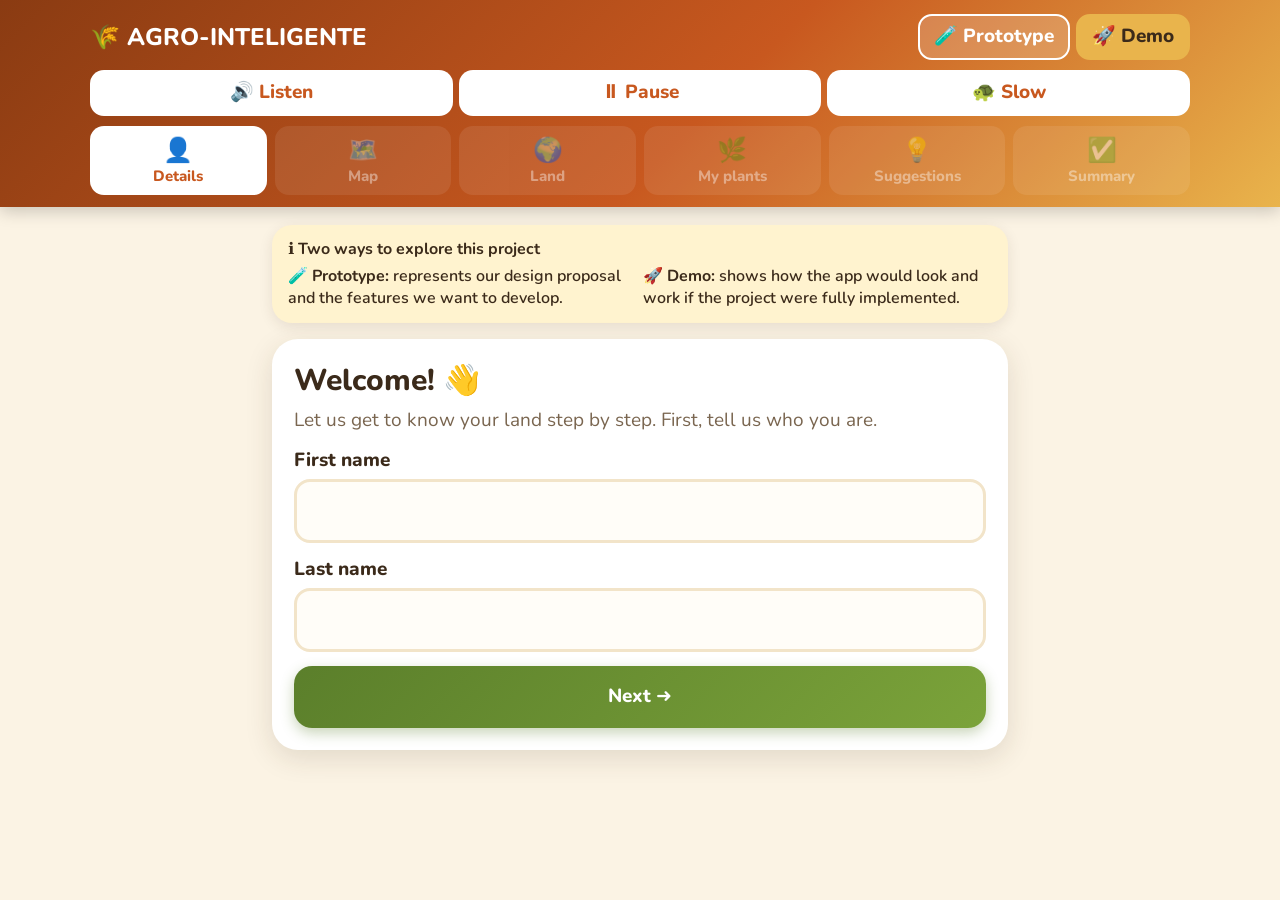
<file: index.html>
<!DOCTYPE html>
<html lang="en">
<head>
<meta charset="utf-8">
<meta name="viewport" content="width=device-width,initial-scale=1">
<title>AGRO-INTELIGENTE</title>
<link rel="stylesheet" href="leaflet/leaflet.css">
<link href="https://fonts.googleapis.com/css2?family=Nunito:wght@500;700;800&display=swap" rel="stylesheet">
<style>
:root{--cream:#fbf3e4;--brown:#3b2a1a;--terra:#c8581f;--wheat:#e9b44c;--olive:#5b7f2b;--sand:#f2e4c9;--mut:#7a6650}
*{box-sizing:border-box}
body{margin:0;font-family:Nunito,system-ui,Arial,sans-serif;background:var(--cream);color:var(--brown);font-size:19px;line-height:1.35}
header{background:linear-gradient(135deg,#8a3b12,var(--terra) 55%,var(--wheat));color:#fff;padding:14px 16px 12px;box-shadow:0 4px 16px #0003}
.top{max-width:1100px;margin:auto;display:flex;align-items:center;gap:10px}
.top b{flex:1;font-size:24px;font-weight:800}
#steps{max-width:1100px;margin:10px auto 0;display:flex;gap:8px;overflow-x:auto}
#steps button{flex:1;min-width:52px;border:0;border-radius:14px;padding:8px 4px;background:#ffffff30;color:#fff;font:inherit;font-weight:800;font-size:15px;cursor:pointer}
#steps button span{display:block;font-size:24px}
#steps button.now{background:#fff;color:var(--terra)}
#steps button.done{background:#ffffff66}
#steps button:disabled{opacity:.45;cursor:default}
main{max-width:760px;margin:18px auto;padding:0 12px 50px}main.wide{max-width:1100px}
.card{background:#fff;border-radius:26px;padding:22px;box-shadow:0 8px 28px #3b2a1a22;margin-bottom:16px}
h1{font-size:30px;margin:0 0 6px;font-weight:800}h2{font-size:22px;margin:0 0 8px}
p{color:var(--mut);margin:0 0 14px}
label.l{display:block;font-weight:800;margin:14px 0 6px}
input[type=text]{width:100%;padding:16px;font:inherit;border:3px solid var(--sand);border-radius:16px;background:#fffdf8}
input[type=text]:focus{outline:0;border-color:var(--wheat)}
.b{font:inherit;font-weight:800;border:0;border-radius:18px;min-height:62px;padding:0 22px;cursor:pointer;display:inline-flex;align-items:center;justify-content:center;gap:8px;transition:transform .1s}
.b:active{transform:scale(.97)}
.big{background:linear-gradient(135deg,var(--olive),#7ba33a);color:#fff;box-shadow:0 5px 14px #5b7f2b55}
.alt{background:var(--sand);color:var(--brown)}.warn{background:#fbe0d3;color:#a63d0e}.pri{background:var(--terra);color:#fff}
.b:disabled{opacity:.4;cursor:not-allowed}
.row{display:flex;gap:12px;margin-top:14px;flex-wrap:wrap}.row .b{flex:1;min-width:140px}
.mapwrap{position:relative;border-radius:24px;overflow:hidden;box-shadow:0 8px 28px #3b2a1a33}
#map{height:68vh;min-height:430px}
.ov{position:absolute;z-index:1000;display:flex;gap:8px}
.ov.s{top:12px;left:12px;right:84px;flex-wrap:wrap}
.ov.s input{flex:1;min-width:150px;box-shadow:0 3px 10px #0004}
.ov .b{min-height:54px;box-shadow:0 3px 10px #0004;background:#fff;color:var(--brown);padding:0 14px}
.ov.z{top:12px;right:12px;flex-direction:column}.ov.z .b{width:56px;padding:0;font-size:28px}
.ov.m{bottom:12px;left:12px;right:12px;flex-wrap:wrap}.ov.m .b{flex:1}
.ov .b.on{background:var(--terra);color:#fff}
.dot{width:24px;height:24px;border-radius:50%;background:#fff;border:5px solid var(--terra);box-shadow:0 2px 6px #0007}
.hint{margin:14px 0;padding:14px 16px;border-radius:18px;background:#fff3cf;font-weight:800}
.msg{min-height:22px;color:#a63d0e;font-weight:700;margin-bottom:6px}
.stats{display:grid;grid-template-columns:repeat(auto-fit,minmax(200px,1fr));gap:12px}
.st{background:#fff;border-radius:20px;padding:14px 16px;box-shadow:0 4px 14px #3b2a1a1a}
.st small{color:var(--mut);font-weight:700}.st div{font-size:24px;font-weight:800}
.g2{display:grid;grid-template-columns:repeat(2,1fr);gap:12px}
.g3{display:grid;grid-template-columns:repeat(auto-fill,minmax(150px,1fr));gap:12px}
.opt{border:4px solid transparent;background:var(--sand);border-radius:22px;padding:16px 10px;text-align:center;font:inherit;font-weight:800;cursor:pointer;color:var(--brown);min-height:120px}
.opt span{display:block;font-size:46px}.opt small{display:block;font-weight:600;color:var(--mut);font-size:15px;margin-top:2px}
.opt.on{border-color:var(--olive);background:#e6f0d0}
.sel{display:flex;align-items:center;gap:14px;margin-top:12px;padding:12px;background:var(--sand);border-radius:20px;flex-wrap:wrap}
.sel img,.sel .e{width:84px;height:84px;border-radius:16px;object-fit:cover;background:#fff;display:grid;place-items:center;font-size:44px}
.sel .t{flex:1;min-width:120px;font-weight:800}
.ph{display:grid;place-items:center;min-height:60px;padding:0 16px;border-radius:16px;background:var(--terra);color:#fff;font-weight:800;cursor:pointer}
.clima{display:flex;gap:10px;flex-wrap:wrap;margin-bottom:14px}
.clima div{flex:1;min-width:140px;background:#fff3cf;border-radius:18px;padding:12px;font-weight:800;text-align:center}
.rec{display:flex;border-radius:26px;overflow:hidden;background:#fff;box-shadow:0 8px 24px #3b2a1a22;margin-bottom:16px}
.rec .im{width:150px;flex:none;display:grid;place-items:center;font-size:76px}
.rec .tx{padding:16px;flex:1}.rec h2{display:flex;justify-content:space-between;gap:8px}
.pct{background:var(--olive);color:#fff;border-radius:99px;padding:2px 12px;font-size:17px;align-self:flex-start}
.pct.mid{background:var(--wheat);color:var(--brown)}.pct.low{background:#c9b8a0}
.rec ul{margin:8px 0 12px;padding:0;list-style:none;font-size:16px}.rec li{margin:4px 0}
.rec .b{min-height:54px;width:100%}
.res{display:flex;justify-content:space-between;align-items:center;gap:8px;margin-bottom:10px}
.res .b{min-height:46px;font-size:16px}
.res img{width:100%;max-width:260px;border-radius:14px;margin:6px 6px 0 0}
@media(max-width:560px){.rec{flex-direction:column}.rec .im{width:100%;height:110px}#steps button{font-size:0}#steps button span{font-size:26px}.g2{grid-template-columns:1fr 1fr}}
.top{flex-wrap:wrap}.vz{display:flex;gap:6px;width:100%;flex-wrap:wrap}
.vz button{border:0;border-radius:14px;min-height:46px;padding:0 14px;font:inherit;font-weight:800;background:#fff;color:var(--terra);cursor:pointer;flex:1}
.fw{display:block;width:100%;height:100%}.fw img{width:100%;height:100%;object-fit:cover;display:block}
.fw .em{display:grid;place-items:center;width:100%;height:100%}
.opt .fw{height:96px;border-radius:16px;overflow:hidden;margin-bottom:8px;background:#fff;font-size:46px}
.rec .im{position:relative;min-height:150px;overflow:hidden}.rec .im .fw{position:absolute;inset:0;font-size:76px}
[hidden]{display:none!important}
.pd{display:flex;gap:6px}.pd button{border:2px solid #fff;border-radius:14px;min-height:46px;padding:0 14px;font:inherit;font-weight:800;background:#ffffff30;color:#fff;cursor:pointer}
.pd #bDemo{background:var(--wheat);border-color:var(--wheat);color:var(--brown)}
.note{background:#fff3cf;border-radius:20px;padding:14px 16px;margin-bottom:16px;font-size:16px;box-shadow:0 4px 14px #3b2a1a1a}
.note div{display:grid;gap:6px;margin-top:6px;font-weight:600}
@media(min-width:700px){.note div{grid-template-columns:1fr 1fr}}
.modal{position:fixed;inset:0;z-index:4000;background:#000a;display:grid;place-items:center;padding:16px}
.mb{background:#fff;border-radius:26px;padding:24px;max-width:560px;width:100%;max-height:90vh;overflow:auto;box-shadow:0 12px 40px #0006}
.mb ul{padding-left:22px;margin:0 0 14px}.mb li{margin:6px 0}
#demoV{position:fixed;inset:0;z-index:5000;background:#06222b;display:flex;flex-direction:column}
.dbar{display:flex;align-items:center;gap:12px;padding:8px 12px;padding-top:max(8px,env(safe-area-inset-top));background:var(--brown);color:#fff;font-weight:800}
#demoV iframe{flex:1;border:0;width:100%}
</style>
</head>
<body>
<header>
  <div class="top"><b>🌾 AGRO-INTELIGENTE</b>
    <div class="pd"><button id="bProto">🧪 Prototype</button><button id="bDemo">🚀 Demo</button></div>
    <div class="vz"><button id="voz">🔊 Listen</button><button id="pau">⏸ Pause</button><button id="vel">🐢 Slow</button></div></div>
  <div id="steps"></div>
</header>
<main id="main">
<div class="note"><b>ℹ️ Two ways to explore this project</b>
<div><span>🧪 <b>Prototype:</b> represents our design proposal and the features we want to develop.</span>
<span>🚀 <b>Demo:</b> shows how the app would look and work if the project were fully implemented.</span></div></div>
<div id="app"></div></main>
<div class="modal" id="mProto" hidden role="dialog" aria-modal="true" aria-labelledby="tProto"><div class="mb">
<h2 id="tProto">🧪 This is a prototype</h2>
<p>This version is our <b>initial proposal</b> for the project. It shows the design and the features we want to develop, such as:</p>
<ul><li>📍 Mark your land on a satellite map (search, GPS and Google Earth import)</li><li>🌍 Describe your soil and your water</li><li>🌿 Register the plants you already grow, with photos</li><li>💡 Get crop suggestions based on climate, season and soil</li><li>✅ Review and edit your information</li></ul>
<p>It is not the finished app: some parts are simplified and everything may change as the project grows. To see how the final app would look and work, press the <b>Demo</b> button.</p>
<button class="b big" id="cProto" style="width:100%">Got it</button></div></div>
<div id="demoV" hidden><div class="dbar"><button class="b alt" id="cDemo" style="min-height:48px">⬅ Back to the prototype</button><span>🚀 Demo · simulated data</span></div><iframe id="demoF" title="Demo" allow="fullscreen"></iframe></div>

<script src="leaflet/leaflet.js"></script>
<script>
const KEY='miTerrenoV2',$=id=>document.getElementById(id),app=$('app'),main=$('main');
const MES=['','January','February','March','April','May','June','July','August','September','October','November','December'];
const STEPS=[['👤','Details'],['🗺️','Map'],['🌍','Land'],['🌿','My plants'],['💡','Suggestions'],['✅','Summary']];
const SUELOS=[['arenoso','Sandy','🏜️','Crumbles and drains water fast'],['barroso','Clay','🧱','Sticky when wet, hard when dry'],
['negro','Black soil','🌑','Loose, dark and fertile'],['pedregoso','Rocky','🪨','Has a lot of stones'],['nose','Not sure','❓','No problem, we can continue']];
// id,nombre,emoji,color,descripción,Tmin,Tmax,lluvia mm/año,meses de siembra (hemisferio sur),suelos
const CROPS=[
['maiz','Corn','🌽','#fde9a8','Cereal used for fresh corn, flour and animal feed.',18,30,500,[9,10,11,12],['negro','barroso']],
['soja','Soybean','🫘','#e3e9b8','Legume that gives oil and food. It improves the soil.',20,30,450,[10,11,12],['negro','barroso']],
['trigo','Wheat','🌾','#f7dd9c','Winter cereal used to make flour and bread.',10,22,350,[5,6,7],['negro','barroso']],
['girasol','Sunflower','🌻','#fbe28a','Gives seeds and oil. It handles drought quite well.',18,28,400,[9,10,11],['negro','arenoso','barroso']],
['tomate','Tomato','🍅','#fbc8b8','Vegetable that yields a lot in little space. Needs water.',18,28,600,[9,10,11],['negro','arenoso']],
['papa','Potato','🥔','#ecd6b0','Grows underground, yields a lot and stores well.',12,20,500,[8,9,10],['negro','arenoso']],
['lechuga','Lettuce','🥬','#d4e8b4','Grows fast and is harvested in a few weeks.',10,20,400,[3,4,5,6,7,8,9],['negro','barroso','arenoso']],
['zanahoria','Carrot','🥕','#fbd2a6','Sweet root. Likes loose soil.',12,22,450,[3,4,5,8,9],['arenoso','negro']],
['cebolla','Onion','🧅','#f1dcc8','Keeps for months after harvest.',10,22,400,[3,4,5,6],['negro','barroso']],
['zapallo','Squash','🎃','#fbd49c','Vining plant with large, long-lasting fruits.',18,30,450,[9,10,11],['negro','arenoso','barroso']],
['olivo','Olive tree','🫒','#d9e0b5','Tree that lives for many years and needs little water.',15,25,250,[3,4,9],['arenoso','barroso','pedregoso']],
['uva','Grapevine','🍇','#e4d0ec','Gives grapes to eat or make wine. Thrives in strong sun.',15,26,250,[8,9],['arenoso','pedregoso','negro']],
['manzana','Apple tree','🍎','#f9cdc6','Fruit tree that needs cool winters.',9,17,600,[8,9],['negro','barroso']],
['alfalfa','Alfalfa','🌿','#cfe6bf','Forage grass for cattle and horses. Lasts for years.',14,26,500,[3,4,9],['negro','barroso','arenoso']]];
const C=Object.fromEntries(CROPS.map(c=>[c[0],c]));
const PL=[...CROPS.map(c=>[c[0],c[1],c[2]]),['otra','Other','✏️']];
const WK={maiz:'Maize',soja:'Soybean',trigo:'Wheat',girasol:'Common_sunflower',tomate:'Tomato',papa:'Potato',lechuga:'Lettuce',zanahoria:'Carrot',cebolla:'Onion',zapallo:'Pumpkin',olivo:'Olive',uva:'Grape',manzana:'Apple',alfalfa:'Alfalfa',s_arenoso:'Sand',s_barroso:'Clay',s_negro:'Chernozem',s_pedregoso:'Gravel'};
let FOTO={};try{FOTO=JSON.parse(localStorage.getItem('fotosWiki'))||{}}catch(e){}
// Foto real: 1) archivo propio en /fotos/ID.jpg  2) foto de Wikipedia  3) ícono
const foto=(id,em)=>`<span class="fw" data-f="${id}" data-e="${em}"><img src="fotos/${id}.jpg" alt="" onerror="fb(this)"></span>`;
function fb(i){const w=i.parentNode,id=w.dataset.f;if(!i.dataset.w&&FOTO[id]){i.dataset.w=1;i.src=FOTO[id]}else w.innerHTML=`<b class="em">${w.dataset.e}</b>`}
function pintarFotos(){document.querySelectorAll('.fw').forEach(w=>{const id=w.dataset.f;if(!w.querySelector('img')&&FOTO[id])w.innerHTML=`<img src="${FOTO[id]}" alt="" data-w="1" onerror="fb(this)">`})}
async function cargarFotos(){const falta=Object.keys(WK).filter(k=>!FOTO[k]);if(!falta.length)return;
  await Promise.all(falta.map(async k=>{try{const j=await(await fetch('https://en.wikipedia.org/api/rest_v1/page/summary/'+WK[k])).json();if(j.thumbnail)FOTO[k]=j.thumbnail.source}catch(e){}}));
  try{localStorage.setItem('fotosWiki',JSON.stringify(FOTO))}catch(e){}pintarFotos()}
function kml(){const p=S.terreno,n=(S.nombre+' '+S.apellido).replace(/[<&]/g,''),c=[...p,p[0]].map(([a,b])=>b+','+a+',0').join(' ');
  return `<?xml version="1.0" encoding="UTF-8"?><kml xmlns="http://www.opengis.net/kml/2.2"><Placemark><name>${n} - field</name><Polygon><outerBoundaryIs><LinearRing><coordinates>${c}</coordinates></LinearRing></outerBoundaryIs></Polygon></Placemark></kml>`}
function bajar(n,t,m){const a=document.createElement('a');a.href=URL.createObjectURL(new Blob([t],{type:m}));a.download=n;a.click()}
let pausado=false,map=null,verTodos=false;
const vacio=()=>({paso:1,max:1,nombre:'',apellido:'',ubicacion:null,terreno:[],suelo:null,agua:null,tienePlantas:null,plantas:[],interes:[],clima:null});
let S=(()=>{try{return{...vacio(),...JSON.parse(localStorage.getItem(KEY))}}catch(e){return vacio()}})();
function save(){try{localStorage.setItem(KEY,JSON.stringify(S))}catch(e){alert('There is not enough space to save more photos on this device.')}}
function ir(n){S.paso=n;S.max=Math.max(S.max,n);save();render()}
function area(p){if(p.length<3)return 0;const R=6378137,l0=p.reduce((a,b)=>a+b[0],0)/p.length*Math.PI/180;
  const q=p.map(([la,ln])=>[ln*Math.PI/180*R*Math.cos(l0),la*Math.PI/180*R]);let s=0;
  for(let i=0;i<q.length;i++){const[a,b]=q[i],[c,d]=q[(i+1)%q.length];s+=a*d-c*b}return Math.abs(s)/20000}
const centro=()=>S.terreno.length?[S.terreno.reduce((a,p)=>a+p[0],0)/S.terreno.length,S.terreno.reduce((a,p)=>a+p[1],0)/S.terreno.length]:S.ubicacion?[S.ubicacion.lat,S.ubicacion.lng]:null;
const coord=()=>{const c=centro();return c?c[0].toFixed(5)+', '+c[1].toFixed(5):'Not marked'};
const ha=()=>{const h=area(S.terreno);return h?h.toFixed(2)+' ha':'—'};
function svgTerreno(){const p=S.terreno;if(p.length<3)return'';
  const la=p.map(x=>x[0]),ln=p.map(x=>x[1]),a=Math.min(...la),n=Math.min(...ln),s=Math.max(Math.max(...la)-a,Math.max(...ln)-n)||1;
  return `<svg viewBox="0 0 200 200" style="width:100%;max-height:200px;background:#f2e4c9;border-radius:16px"><polygon points="${p.map(([x,y])=>`${10+(y-n)/s*180},${190-(x-a)/s*180}`).join(' ')}" fill="#e9b44c88" stroke="#c8581f" stroke-width="3"/></svg>`}
function estacion(){const m=new Date().getMonth()+1,s=S.ubicacion&&S.ubicacion.lat>0?(m+6-1)%12+1:m;
  return s>=9&&s<=11?'spring 🌸':s===12||s<=2?'summer ☀️':s<=5?'autumn 🍂':'winter ❄️'}
async function clima(){const u=S.ubicacion;if(!u)return null;const k=u.lat.toFixed(2)+','+u.lng.toFixed(2);
  if(S.clima&&S.clima.k===k)return S.clima;
  const f=d=>d.toISOString().slice(0,10),fin=new Date(Date.now()-7*864e5),ini=new Date(fin-365*864e5);
  try{const r=await(await fetch(`https://archive-api.open-meteo.com/v1/archive?latitude=${u.lat}&longitude=${u.lng}&start_date=${f(ini)}&end_date=${f(fin)}&daily=temperature_2m_mean,precipitation_sum&timezone=auto`)).json();
    const T=r.daily.temperature_2m_mean.filter(x=>x!=null),P=r.daily.precipitation_sum.map(x=>x||0);
    S.clima={k,t:T.reduce((a,b)=>a+b,0)/T.length,r:P.reduce((a,b)=>a+b,0)*365/P.length};save();return S.clima}catch(e){return null}}
function puntuar(c){const[,,,,,t0,t1,r,ms,su]=c,cl=S.clima,hem=S.ubicacion&&S.ubicacion.lat>0?6:0,mes=new Date().getMonth()+1;
  const meses=ms.map(m=>(m-1+hem)%12+1);let p=0;const mot=[];
  if(cl){const t=cl.t,fr=t<t0?'cold':'hot';
    if(t>=t0&&t<=t1){p+=35;mot.push(['✅',`Your area averages about ${t.toFixed(0)}°C and this plant likes ${t0} to ${t1}°C.`])}
    else if(t>=t0-3&&t<=t1+3){p+=15;mot.push(['⚠️',`Your area (${t.toFixed(0)}°C) is a little ${fr} for this plant.`])}
    else mot.push(['❌',`Your area (${t.toFixed(0)}°C) is too ${fr} for this plant.`]);
    if(cl.r>=r){p+=25;mot.push(['🌧️',`It rains about ${Math.round(cl.r)} mm a year and this plant needs ${r} mm.`])}
    else if(S.agua==='riego'){p+=20;mot.push(['💧',`It rains little (${Math.round(cl.r)} mm a year), but you have water for irrigation.`])}
    else mot.push(['❌',`It rains little (${Math.round(cl.r)} mm a year) and it needs ${r} mm. You would need to irrigate.`])}
  if(meses.includes(mes)){p+=25;mot.push(['📅',`Now (${MES[mes]}) is a good time to plant it.`])}
  else if(meses.includes(mes%12+1)){p+=12;mot.push(['📅','Planting season starts next month.'])}
  else mot.push(['📅',`Plant it in ${meses.map(m=>MES[m]).join(', ')}. It is not the season yet.`]);
  if(!S.suelo||S.suelo==='nose')p+=8;
  else if(su.includes(S.suelo)){p+=15;mot.push(['🌱',`Your soil type (${SUELOS.find(x=>x[0]===S.suelo)[1].toLowerCase()}) suits it well.`])}
  else mot.push(['⚠️','Your soil type is not ideal for this plant.']);
  return{c,pct:Math.round(p/(cl?100:48)*100),mot}}

function render(){
  if(window.speechSynthesis)speechSynthesis.cancel();pausado=false;if($('pau'))$('pau').textContent='⏸ Pause';
  if(map){map.remove();map=null}
  main.className=S.paso===2?'wide':'';
  $('steps').innerHTML=STEPS.map((s,i)=>`<button data-i="${i+1}" class="${S.paso===i+1?'now':i+1<=S.max?'done':''}" ${i+1>S.max&&S.paso<7?'disabled':''}><span>${s[0]}</span>${s[1]}</button>`).join('');
  $('steps').querySelectorAll('button').forEach(b=>b.onclick=()=>ir(+b.dataset.i));
  [null,p1,p2,p3,p4,p5,p6,p7][S.paso]();scrollTo(0,0)}

/* 1. Datos */
function p1(){
  app.innerHTML=`<div class="card"><h1>Welcome! 👋</h1><p>Let us get to know your land step by step. First, tell us who you are.</p>
  <label class="l" for="n">First name</label><input type="text" id="n" value="${S.nombre}" autocomplete="given-name">
  <label class="l" for="a">Last name</label><input type="text" id="a" value="${S.apellido}" autocomplete="family-name">
  <div class="row"><button class="b big" id="sig">Next ➜</button></div></div>`;
  $('sig').onclick=()=>{S.nombre=$('n').value.trim();S.apellido=$('a').value.trim();
    if(!S.nombre||!S.apellido)return alert('Please enter your first and last name');ir(2)}}

/* 2. Mapa */
function p2(){
  let modo='marcar';
  app.innerHTML=`<h1>🗺️ Mark your land</h1><p>Find your place and tap each corner of your land.</p>
  <div class="mapwrap"><div id="map"></div>
   <div class="ov s"><input type="text" id="q" placeholder="Type your town or address"><button class="b" id="bus">🔍 Search</button><button class="b" id="gps">📍 My location</button></div>
   <div class="ov z"><button class="b" id="zi" aria-label="Zoom in">＋</button><button class="b" id="zo" aria-label="Zoom out">－</button></div>
   <div class="ov m"><button class="b" id="mMov">✋ Move map</button><button class="b on" id="mMar">📍 Mark corners</button><button class="b" id="cap">🗺️ View streets</button></div></div>
  <div class="hint" id="hint"></div><div class="msg" id="msg"></div>
  <div class="stats"><div class="st"><small>📐 Area</small><div id="sHa"></div></div><div class="st"><small>📍 Coordinates</small><div id="sCo" style="font-size:19px"></div></div><div class="st"><small>✏️ Corners marked</small><div id="sPu"></div></div></div>
  <div class="row"><button class="b pri" id="ge">🌍 Open in Google Earth</button><label class="b alt" style="cursor:pointer">📂 Import KML from Google Earth<input type="file" id="kml" accept=".kml,application/vnd.google-earth.kml+xml,text/xml" hidden></label></div>
  <div class="row"><button class="b alt" id="und">↩ Undo point</button><button class="b warn" id="clr">🗑 Clear all</button></div>
  <div class="row"><button class="b alt" id="atr">⬅ Back</button><button class="b big" id="sig">✔ Confirm my land</button></div>`;
  const u=S.ubicacion;map=L.map('map',{zoomControl:false}).setView(u?[u.lat,u.lng]:[-34,-64],u?17:5);
  const CAPAS=[L.tileLayer('https://server.arcgisonline.com/ArcGIS/rest/services/World_Imagery/MapServer/tile/{z}/{y}/{x}',{maxZoom:19,attribution:'Imagery © Esri'}),
    L.tileLayer('https://tile.openstreetmap.org/{z}/{x}/{y}.png',{maxZoom:19,attribution:'© OpenStreetMap'})];
  let capa=0,err=0;CAPAS.forEach((l,i)=>l.on('tileerror',()=>{if(i===capa&&++err===4)$('msg').textContent='⚠️ The map is not loading. Check your internet or tap "View streets".'}));
  CAPAS[0].addTo(map);setTimeout(()=>map.invalidateSize(),300);
  $('cap').onclick=()=>{map.removeLayer(CAPAS[capa]);capa=1-capa;err=0;CAPAS[capa].addTo(map);$('msg').textContent='';$('cap').textContent=capa?'🛰️ View satellite':'🗺️ View streets'};
  const g=L.layerGroup().addTo(map);let poly;
  const info=()=>{const n=S.terreno.length;$('sHa').textContent=ha();$('sCo').textContent=coord();$('sPu').textContent=n;$('sig').disabled=n<3;
    $('hint').textContent=!S.ubicacion&&!n?'1️⃣ Type your town and tap Search, or tap "My location".':n<3?`2️⃣ Tap each corner of your land (you have ${n}, you need 3 or more).`:'3️⃣ Great! If the drawing matches your land, tap "Confirm". You can drag the points to fix them.'};
  function dibujar(){g.clearLayers();const p=S.terreno;
    poly=(p.length>=3?L.polygon(p):L.polyline(p)).setStyle({color:'#f5c542',weight:4,fillColor:'#e9b44c',fillOpacity:.35}).addTo(g);
    p.forEach((pt,i)=>{const m=L.marker(pt,{draggable:true,icon:L.divIcon({className:'',html:'<div class="dot"></div>',iconSize:[24,24],iconAnchor:[12,12]})}).addTo(g);
      m.on('drag',e=>{const{lat,lng}=e.target.getLatLng();S.terreno[i]=[lat,lng];poly.setLatLngs(S.terreno);info()});m.on('dragend',save)});info();save()}
  const irA=(la,ln)=>{S.ubicacion={lat:la,lng:ln};save();map.setView([la,ln],17);$('msg').textContent='';info()};
  map.on('click',e=>{if(modo==='marcar'){S.terreno.push([e.latlng.lat,e.latlng.lng]);dibujar()}});
  const setModo=m=>{modo=m;$('mMar').classList.toggle('on',m==='marcar');$('mMov').classList.toggle('on',m==='mover')};
  $('mMov').onclick=()=>setModo('mover');$('mMar').onclick=()=>setModo('marcar');
  $('zi').onclick=()=>map.zoomIn();$('zo').onclick=()=>map.zoomOut();
  $('gps').onclick=()=>{const m=$('msg');
    if(!navigator.geolocation){m.textContent='This browser does not allow GPS. Type your town above.';return}
    if(!window.isSecureContext){m.textContent='⚠️ The browser blocks GPS because the page was opened as a file. Open it with localhost or https, or type your town.';return}
    m.textContent='Finding your location… this may take a few seconds.';
    navigator.geolocation.getCurrentPosition(p=>irA(p.coords.latitude,p.coords.longitude),e=>{
      m.textContent=e.code===1?'🔒 Permission needed. Tap the lock next to the address and allow "Location".':e.code===3?'It took too long. Turn on the GPS on your phone and try again.':'We could not find where you are. Type your town above.'},
      {timeout:20000,maximumAge:60000})};
  $('bus').onclick=async()=>{const q=$('q').value.trim();if(!q)return;$('msg').textContent='Searching…';
    try{const r=await(await fetch('https://nominatim.openstreetmap.org/search?format=json&q='+encodeURIComponent(q))).json();
      r[0]?irA(+r[0].lat,+r[0].lon):$('msg').textContent='We could not find that place. Try another name.'}catch(e){$('msg').textContent='No connection. Check your internet.'}};
  $('q').onkeydown=e=>{if(e.key==='Enter')$('bus').click()};
  $('und').onclick=()=>{S.terreno.pop();dibujar()};
  $('clr').onclick=()=>{if(S.terreno.length&&confirm('Clear all points?')){S.terreno=[];dibujar()}};
  $('atr').onclick=()=>ir(1);
  $('sig').onclick=()=>{const c=centro();S.ubicacion={lat:c[0],lng:c[1]};S.clima=null;ir(3)};
  $('ge').onclick=()=>{const c=centro();if(!c)return alert('First find your place on the map');window.open(`https://earth.google.com/web/@${c[0]},${c[1]},0a,900d,35y,0h,0t,0r`,'_blank')};
  $('kml').onchange=async e=>{const f=e.target.files[0];if(!f)return;
    try{const d=new DOMParser().parseFromString(await f.text(),'text/xml'),t=[...d.getElementsByTagName('coordinates')].map(x=>x.textContent.trim()).find(x=>x);
      let q=t.split(/\s+/).map(x=>x.split(',').map(Number)).filter(a=>a.length>=2&&!isNaN(a[0])&&!isNaN(a[1])).map(a=>[a[1],a[0]]);
      if(q.length>3&&q[0][0]===q[q.length-1][0]&&q[0][1]===q[q.length-1][1])q.pop();
      if(q.length<3)throw 0;S.terreno=q;S.ubicacion={lat:q[0][0],lng:q[0][1]};dibujar();map.fitBounds(L.latLngBounds(q),{padding:[40,40]});$('msg').textContent='✅ Land imported from Google Earth'}
    catch(x){$('msg').textContent='We could not read that file. In Google Earth, save your polygon as KML (not KMZ).'}e.target.value=''};
  dibujar();if(S.terreno.length>=3)map.fitBounds(L.latLngBounds(S.terreno),{padding:[40,40]})}

/* 3. Terreno */
function p3(){
  app.innerHTML=`<div class="card"><h1>🌍 Your land</h1><p>Tell us what it is like. Tap the option that fits best.</p>
  <h2>What is your soil like?</h2><div class="g3">${SUELOS.map(s=>`<button class="opt ${S.suelo===s[0]?'on':''}" data-s="${s[0]}">${s[0]==='nose'?`<span>${s[2]}</span>`:foto('s_'+s[0],s[2])}${s[1]}<small>${s[3]}</small></button>`).join('')}</div>
  <h2 style="margin-top:22px">Do you have water for irrigation?</h2><div class="g2">
  <button class="opt ${S.agua==='riego'?'on':''}" data-a="riego"><span>💧</span>Yes, I have water<small>Well, canal, river or tank</small></button>
  <button class="opt ${S.agua==='lluvia'?'on':''}" data-a="lluvia"><span>🌧️</span>No, rain only<small>I depend on rainfall</small></button></div>
  <div class="row"><button class="b alt" id="atr">⬅ Back</button><button class="b big" id="sig" ${S.suelo&&S.agua?'':'disabled'}>Next ➜</button></div></div>`;
  app.querySelectorAll('[data-s]').forEach(b=>b.onclick=()=>{S.suelo=b.dataset.s;save();render()});
  app.querySelectorAll('[data-a]').forEach(b=>b.onclick=()=>{S.agua=b.dataset.a;save();render()});
  $('atr').onclick=()=>ir(2);$('sig').onclick=()=>ir(4)}

/* 4. Mis plantas */
function comprimir(f){return new Promise(res=>{const im=new Image(),r=new FileReader();
  r.onload=()=>{im.onload=()=>{const k=Math.min(1,640/Math.max(im.width,im.height)),cv=document.createElement('canvas');
    cv.width=im.width*k;cv.height=im.height*k;cv.getContext('2d').drawImage(im,0,0,cv.width,cv.height);res(cv.toDataURL('image/jpeg',.7))};im.src=r.result};r.readAsDataURL(f)})}
function p4(){
  const sel=id=>S.plantas.find(x=>x.id===id);
  let h=`<div class="card"><h1>🌿 Do you already have plants?</h1><p>Choose an option.</p>
  <div class="g2"><button class="opt ${S.tienePlantas===true?'on':''}" id="si" style="min-height:90px"><span>✅</span>Yes, I do</button><button class="opt ${S.tienePlantas===false?'on':''}" id="no" style="min-height:90px"><span>❌</span>No, not yet</button></div>`;
  if(S.tienePlantas){
    h+=`<h2 style="margin-top:20px">Tap the ones you have:</h2><div class="g3">${PL.map(([id,n,e])=>`<button class="opt ${sel(id)?'on':''}" data-id="${id}">${id==='otra'?`<span>${e}</span>`:foto(id,e)}${n}</button>`).join('')}</div>`;
    if(S.plantas.length)h+=`<h2 style="margin-top:20px">Take a photo of each 📷</h2>`;
    h+=S.plantas.map((p,i)=>{const e=PL.find(x=>x[0]===p.id)[2];
      return `<div class="sel">${p.foto?`<img src="${p.foto}" alt="">`:`<div class="e">${e}</div>`}
      <div class="t">${p.id==='otra'?`<input type="text" data-i="${i}" placeholder="What plant is it?" value="${p.nombre==='Other'?'':p.nombre}">`:p.nombre}</div>
      <label class="ph">📷 ${p.foto?'Change photo':'Take photo'}<input type="file" accept="image/*" capture="environment" hidden data-f="${i}"></label></div>`}).join('')}
  h+=`<div class="row"><button class="b alt" id="atr">⬅ Back</button><button class="b big" id="sig" ${S.tienePlantas===null?'disabled':''}>Next ➜</button></div></div>`;
  app.innerHTML=h;
  $('si').onclick=()=>{S.tienePlantas=true;save();render()};
  $('no').onclick=()=>{S.tienePlantas=false;S.plantas=[];save();render()};
  app.querySelectorAll('[data-id]').forEach(b=>b.onclick=()=>{const id=b.dataset.id;
    S.plantas=sel(id)?S.plantas.filter(p=>p.id!==id):[...S.plantas,{id,nombre:PL.find(p=>p[0]===id)[1],foto:null}];save();render()});
  app.querySelectorAll('[data-i]').forEach(i=>i.oninput=()=>{S.plantas[i.dataset.i].nombre=i.value||'Other';save()});
  app.querySelectorAll('[data-f]').forEach(i=>i.onchange=async()=>{if(!i.files[0])return;S.plantas[i.dataset.f].foto=await comprimir(i.files[0]);save();render()});
  $('atr').onclick=()=>ir(3);$('sig').onclick=()=>ir(5)}

/* 5. Sugerencias */
async function p5(){
  app.innerHTML=`<div class="card"><h1>💡 What should you plant?</h1><p>We are checking the weather in your area… ⏳</p></div>`;
  const cl=await clima();if(S.paso!==5)return;
  const lista=CROPS.map(puntuar).sort((a,b)=>b.pct-a.pct),ver=verTodos?lista:lista.slice(0,5);
  app.innerHTML=`<h1>💡 What should you plant?</h1><p>Based on your area, the time of year and your land. The percentages show how well each plant fits.</p>
  <div class="clima"><div>📅 ${MES[new Date().getMonth()+1]}<br>${estacion()}</div>${cl?`<div>🌡️ ${cl.t.toFixed(0)}°C<br>yearly average</div><div>🌧️ ${Math.round(cl.r)} mm<br>of rain a year</div>`:`<div style="flex:3">⚠️ We could not check the weather (no internet?). We only used the season and the soil.</div>`}
  <div>🌍 ${S.suelo?SUELOS.find(s=>s[0]===S.suelo)[1]:''}<br>${S.agua==='riego'?'with irrigation':'rain only'}</div></div>
  ${ver.map(({c,pct,mot})=>`<div class="rec"><div class="im" style="background:${c[3]}">${foto(c[0],c[2])}</div><div class="tx">
   <h2>${c[1]}<span class="pct ${pct<50?'low':pct<75?'mid':''}">${pct}%</span></h2><p style="margin:0">${c[4]}</p>
   <ul>${mot.map(m=>`<li>${m[0]} ${m[1]}</li>`).join('')}</ul>
   <button class="b ${S.interes.includes(c[0])?'big':'alt'}" data-i="${c[0]}">${S.interes.includes(c[0])?'⭐ Interested (tap to remove)':'☆ Interested'}</button></div></div>`).join('')}
  <button class="b alt" id="mas" style="width:100%">${verTodos?'Show less ▲':'Show all plants ▼'}</button>
  <div class="row"><button class="b alt" id="atr">⬅ Back</button><button class="b big" id="sig">View summary ➜</button></div>`;
  app.querySelectorAll('[data-i]').forEach(b=>b.onclick=()=>{const i=b.dataset.i;S.interes=S.interes.includes(i)?S.interes.filter(x=>x!==i):[...S.interes,i];save();const y=scrollY;render();scrollTo(0,y)});
  $('mas').onclick=()=>{verTodos=!verTodos;render()};$('atr').onclick=()=>ir(4);$('sig').onclick=()=>ir(6)}

/* 6. Resumen */
function p6(){
  const suelo=S.suelo&&SUELOS.find(s=>s[0]===S.suelo),ed=n=>`<button class="b alt" data-e="${n}">✏️ Edit</button>`;
  app.innerHTML=`<h1>✅ Review your information</h1><p>If something is wrong, tap <b>Edit</b>. You will not lose anything you entered.</p>
  <div class="card"><div class="res"><h2>👤 ${S.nombre} ${S.apellido}</h2>${ed(1)}</div></div>
  <div class="card"><div class="res"><h2>🗺️ Your land</h2>${ed(2)}</div>
   <div class="stats" style="margin-bottom:12px"><div class="st"><small>📐 Area</small><div>${ha()}</div></div><div class="st"><small>📍 Coordinates</small><div style="font-size:19px">${coord()}</div></div></div>${svgTerreno()}</div>
  <div class="card"><div class="res"><h2>🌍 Soil and water</h2>${ed(3)}</div><b>${suelo?suelo[2]+' '+suelo[1]:'—'}</b> · <b>${S.agua==='riego'?'💧 With water for irrigation':'🌧️ Rain only'}</b></div>
  <div class="card"><div class="res"><h2>🌿 Plants you have</h2>${ed(4)}</div>${S.plantas.length?S.plantas.map(x=>`<div><b>${x.nombre}</b><br>${x.foto?`<img src="${x.foto}" alt="${x.nombre}">`:''}</div>`).join(''):'None for now'}</div>
  <div class="card"><div class="res"><h2>⭐ Plants you are interested in</h2>${ed(5)}</div>${S.interes.length?S.interes.map(i=>C[i][2]+' '+C[i][1]).join(' · '):'None selected'}</div>
  <div class="row"><button class="b alt" id="atr">⬅ Back</button><button class="b big" id="fin">✔ Everything is correct, finish</button></div>`;
  app.querySelectorAll('[data-e]').forEach(b=>b.onclick=()=>ir(+b.dataset.e));
  $('atr').onclick=()=>ir(5);$('fin').onclick=()=>ir(7)}

/* 7. Final */
function p7(){
  app.innerHTML=`<div class="card" style="text-align:center"><div style="font-size:70px">🎉</div><h1>Thank you, ${S.nombre}!</h1>
  <p>We saved your land of <b>${ha()}</b> and your plants.</p>${svgTerreno()}
  <div class="row"><button class="b pri" id="ke">🌍 View my land in Google Earth (KML)</button></div>
  <div class="row"><button class="b alt" id="ed">✏️ Edit again</button><button class="b warn" id="rst">Start over</button></div></div>`;
  $('ke').onclick=()=>bajar('my-field.kml',kml(),'application/vnd.google-earth.kml+xml');
  $('ed').onclick=()=>ir(6);$('rst').onclick=()=>{if(confirm('Delete everything and start over?')){S=vacio();save();render()}}}

const VELS=[['🐢 Slow',.7],['🐌 Very slow',.5],['🐇 Normal',.95]];let vi=0;
$('voz').onclick=()=>{if(!window.speechSynthesis)return alert('Your browser cannot read aloud');speechSynthesis.cancel();pausado=false;$('pau').textContent='⏸ Pause';
  const t=app.innerText.replace(/\p{Extended_Pictographic}|\uFE0F/gu,'').replace(/\s*\n\s*/g,'. '),u=new SpeechSynthesisUtterance(t);u.lang='en-US';u.rate=VELS[vi][1];speechSynthesis.speak(u)};
$('pau').onclick=()=>{if(!window.speechSynthesis||(!speechSynthesis.speaking&&!pausado))return;
  if(pausado){speechSynthesis.resume();pausado=false;$('pau').textContent='⏸ Pause'}else{speechSynthesis.pause();pausado=true;$('pau').textContent='▶ Resume'}};
$('vel').onclick=()=>{vi=(vi+1)%VELS.length;$('vel').textContent=VELS[vi][0]};
const mP=$('mProto'),dV=$('demoV'),dF=$('demoF'),stopV=()=>{if(window.speechSynthesis)speechSynthesis.cancel()};
const closeP=()=>{mP.hidden=true},closeD=()=>{dV.hidden=true;document.body.style.overflow=''};
$('bProto').onclick=()=>{stopV();mP.hidden=false;$('cProto').focus()};
$('cProto').onclick=closeP;mP.onclick=e=>{if(e.target===mP)closeP()};
$('bDemo').onclick=()=>{stopV();if(!dF.getAttribute('src'))dF.src='demo/index.html';dV.hidden=false;document.body.style.overflow='hidden';$('cDemo').focus()};
$('cDemo').onclick=closeD;
document.addEventListener('keydown',e=>{if(e.key==='Escape'){closeP();closeD()}});
render();cargarFotos();
</script>
</body>
</html>
</file>
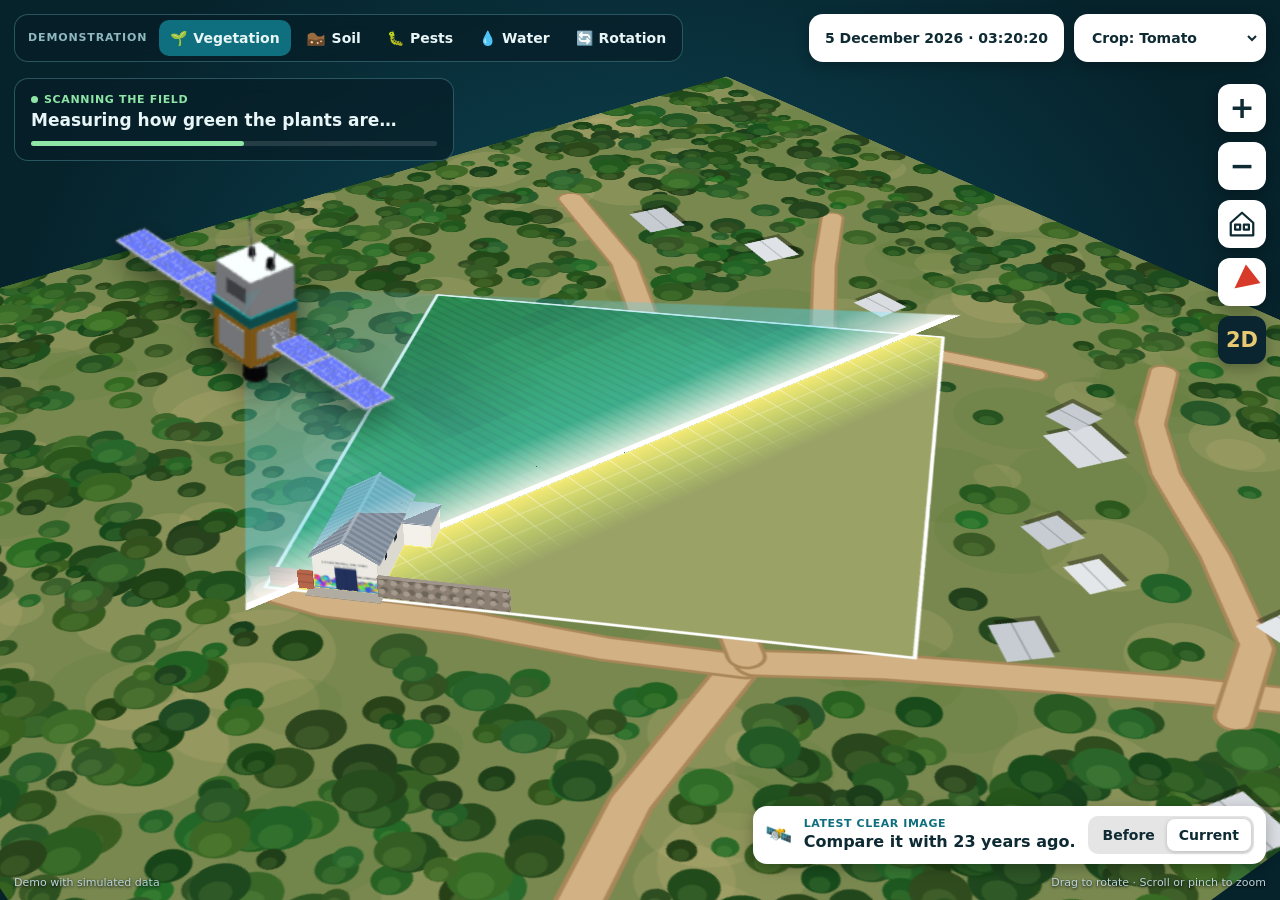
<file: demo/index.html>
<!DOCTYPE html>
<html lang="en"><head><meta charset="utf-8">
<meta name="viewport" content="width=device-width, initial-scale=1, viewport-fit=cover">
<title>My field from space · 3D demo</title>
<link rel="stylesheet" href="style.css"></head><body>
<div id="app">
<div id="scene"><div id="world">
<canvas id="terrain" width="1400" height="1400"></canvas>
<svg id="field" viewBox="0 0 900 900" width="900" height="900">
<defs>
<clipPath id="fc"><polygon points="468,124 124,432 432,776 776,468"/></clipPath>
<linearGradient id="gN" x1="0" y1="0" x2="1" y2="1"><stop offset="0" stop-color="#46a62e"/><stop offset="1" stop-color="#1f7a24"/></linearGradient>
<linearGradient id="gH" x1="0" y1="0" x2="1" y2="1"><stop offset="0" stop-color="#2f8cc4"/><stop offset="1" stop-color="#17527f"/></linearGradient>
<linearGradient id="gT" x1="0" y1="0" x2="1" y2="1"><stop offset="0" stop-color="#e09a35"/><stop offset="1" stop-color="#b23d1f"/></linearGradient>
<linearGradient id="gP" x1="0" y1="0" x2="1" y2="1"><stop offset="0" stop-color="#9a7c4a"/><stop offset="1" stop-color="#72593a"/></linearGradient>
<clipPath id="rc"><rect id="rr" x="900" y="0" width="0" height="900"/></clipPath><linearGradient id="sb"><stop offset="0" stop-color="#d6ff6a" stop-opacity="0"/><stop offset="1" stop-color="#fff176" stop-opacity=".9"/></linearGradient><pattern id="gr" width="20" height="20" patternUnits="userSpaceOnUse"><path d="M0 0H20V20" fill="none" stroke="#fff" stroke-width="1.4" stroke-opacity=".7"/></pattern><linearGradient id="bmg"><stop offset="0" stop-color="#000"/><stop offset="1" stop-color="#fff"/></linearGradient><mask id="bm"><rect x="-80" y="100" width="80" height="700" fill="url(#bmg)"/></mask>
<pattern id="st" width="9" height="9" patternUnits="userSpaceOnUse" patternTransform="rotate(-8)"><rect width="9" height="3" fill="#00000020"/></pattern>
</defs>
<polygon id="fp" clip-path="url(#rc)" points="468,124 124,432 432,776 776,468" fill="url(#gN)"/>
<g clip-path="url(#fc)">
<g clip-path="url(#rc)"><g id="deco"></g><polygon points="110,110 800,110 800,790 110,790" fill="url(#st)"/></g>
<g id="zones"></g>
<g id="cont"><path d="M250 350C330 320 380 400 450 360S560 320 670 350"/><path d="M250 450C330 430 400 510 480 460S610 440 730 480"/><path d="M280 590C370 570 440 630 520 590S650 570 730 590"/></g>
<g id="band"><rect x="-80" y="100" width="80" height="700" fill="url(#sb)"/><rect x="-80" y="100" width="80" height="700" fill="url(#gr)" mask="url(#bm)"/></g>
</g>
<polygon points="468,124 124,432 432,776 776,468" fill="none" stroke="#fff" stroke-width="3" stroke-linejoin="round"/>
</svg>
<div id="bld"></div>
<div id="beam"></div>
<div id="sat"><canvas id="satc" width="280" height="280"></canvas></div>
</div></div>

<nav class="ui tabs glass" id="tabs"></nav>
<div class="ui pills">
<div class="pill" id="clock"><span id="clk"></span></div>
<label class="pill"><select id="crop" aria-label="Current crop"><option value="tomate">Crop: Tomato</option><option value="lechuga">Crop: Lettuce</option><option value="zapallo">Crop: Squash</option><option value="frutilla">Crop: Strawberry</option><option value="naranja">Crop: Orange</option><option value="melon">Crop: Melon</option><option value="sandia">Crop: Watermelon</option><option value="ciruela">Crop: Plum</option></select></label>
</div>
<div class="ui ctrl">
<button class="zm" id="zi" data-tip="Zoom in" aria-label="Zoom in">+</button><button class="zm" id="zo" data-tip="Zoom out" aria-label="Zoom out">−</button>
<button id="loc" data-tip="View back" aria-label="View front or back"><svg class="ifr" viewBox="0 0 24 24" width="30" height="30" fill="none" stroke="currentColor" stroke-width="1.8" stroke-linejoin="round"><path d="M3 11L12 3l9 8v10H3z"/><rect x="9.5" y="13" width="5" height="8" fill="currentColor"/></svg><svg class="ibk" viewBox="0 0 24 24" width="30" height="30" fill="none" stroke="currentColor" stroke-width="1.8" stroke-linejoin="round"><path d="M3 11L12 3l9 8v10H3z"/><rect x="6.5" y="12.5" width="4" height="4"/><rect x="13.5" y="12.5" width="4" height="4"/></svg></button>
<button id="cmpb" data-tip="North up" aria-label="North up"><span id="cmp">▲</span></button>
<button class="m2" id="m2" data-tip="2D view">2D</button>
</div>

<section class="ui left" id="left">
<div class="glass card" id="c1"><div id="c1b"></div></div>
<div class="glass card" id="c2">
<div id="wat"><div class="nw"><svg viewBox="0 0 64 64" width="56" height="56"><path d="M10 26h30a4 4 0 0 1 4 4v18a6 6 0 0 1-6 6H16a6 6 0 0 1-6-6z" fill="#3b8cf0"/><path d="M44 34l14-14" stroke="#3b8cf0" stroke-width="5" stroke-linecap="round"/><path d="M16 26c0-8 6-12 12-12s12 4 12 12" fill="none" stroke="#3b8cf0" stroke-width="4"/></svg>
<div><small id="wl"></small><div class="big" id="wm"></div><div style="color:var(--mut)" id="ws"></div></div></div>
<div id="wn"></div><div class="wk" id="wk"></div></div>
<div id="ndw" hidden><div class="hh"><div class="lab" style="color:var(--amb)">MOVE THE NDVI AND SEE HOW THE PLOT CHANGES</div><span class="inf" tabindex="0" role="button" aria-label="Clarification about this slider">!<span class="tt">This slider is only for the demo simulation: it lets you see how the plot changes with different NDVI values. In the final version it will not be interactive: it will be a reference for the NDVI measured by the satellite.</span></span></div><input type="range" id="nd" min="0" max="1" step="0.01" value="0.85" style="width:100%;margin-top:8px"><div class="sc"></div><div class="sl"><span>0 wilted</span><span>0.5</span><span>1 fully green</span></div></div>
<div id="hmw" hidden><div class="hh"><div class="lab" style="color:var(--amb)">CHANGE THE SOIL MOISTURE (SIMULATION)</div><span class="inf" tabindex="0" role="button" aria-label="Clarification about this slider">!<span class="tt">This slider is only for the demo simulation: it lets you change the soil moisture to see how the color of the zones and the irrigation plan change. In the final version it will not be movable: it will show the moisture measured by the satellite.</span></span></div><input type="range" id="hm" min="0" max="100" step="1" value="41" style="width:100%;margin-top:8px"><div class="sc sh"></div><div class="sl"><span>0% dry</span><span>50%</span><span>100% saturated</span></div></div>
<div id="tip" hidden><div class="lab" id="tipl" style="color:var(--amb)">WHAT TO LOOK FOR IN THE FIELD</div><div style="margin-top:6px;font-size:15px" id="tipt"></div></div>
</div>
</section>

<div class="ui ba"><div style="font-size:22px">🛰️</div>
<div><small id="bal">LATEST CLEAR IMAGE</small><b id="bat">Compare it with 23 years ago.</b></div>
<div class="seg" id="seg"><button data-p="1">Before</button><button data-p="0" class="on">Current</button></div></div>
<div class="demo">Demo with simulated data</div>
<div class="hint">Drag to rotate · Scroll or pinch to zoom</div>
</div>

<script src="sat.js"></script>
<script src="app.js"></script>
</body></html>
</file>
<file: leaflet/leaflet.css>
/* required styles */

.leaflet-pane,
.leaflet-tile,
.leaflet-marker-icon,
.leaflet-marker-shadow,
.leaflet-tile-container,
.leaflet-pane > svg,
.leaflet-pane > canvas,
.leaflet-zoom-box,
.leaflet-image-layer,
.leaflet-layer {
	position: absolute;
	left: 0;
	top: 0;
	}
.leaflet-container {
	overflow: hidden;
	}
.leaflet-tile,
.leaflet-marker-icon,
.leaflet-marker-shadow {
	-webkit-user-select: none;
	   -moz-user-select: none;
	        user-select: none;
	  -webkit-user-drag: none;
	}
/* Prevents IE11 from highlighting tiles in blue */
.leaflet-tile::selection {
	background: transparent;
}
/* Safari renders non-retina tile on retina better with this, but Chrome is worse */
.leaflet-safari .leaflet-tile {
	image-rendering: -webkit-optimize-contrast;
	}
/* hack that prevents hw layers "stretching" when loading new tiles */
.leaflet-safari .leaflet-tile-container {
	width: 1600px;
	height: 1600px;
	-webkit-transform-origin: 0 0;
	}
.leaflet-marker-icon,
.leaflet-marker-shadow {
	display: block;
	}
/* .leaflet-container svg: reset svg max-width decleration shipped in Joomla! (joomla.org) 3.x */
/* .leaflet-container img: map is broken in FF if you have max-width: 100% on tiles */
.leaflet-container .leaflet-overlay-pane svg {
	max-width: none !important;
	max-height: none !important;
	}
.leaflet-container .leaflet-marker-pane img,
.leaflet-container .leaflet-shadow-pane img,
.leaflet-container .leaflet-tile-pane img,
.leaflet-container img.leaflet-image-layer,
.leaflet-container .leaflet-tile {
	max-width: none !important;
	max-height: none !important;
	width: auto;
	padding: 0;
	}

.leaflet-container img.leaflet-tile {
	/* See: https://bugs.chromium.org/p/chromium/issues/detail?id=600120 */
	mix-blend-mode: plus-lighter;
}

.leaflet-container.leaflet-touch-zoom {
	-ms-touch-action: pan-x pan-y;
	touch-action: pan-x pan-y;
	}
.leaflet-container.leaflet-touch-drag {
	-ms-touch-action: pinch-zoom;
	/* Fallback for FF which doesn't support pinch-zoom */
	touch-action: none;
	touch-action: pinch-zoom;
}
.leaflet-container.leaflet-touch-drag.leaflet-touch-zoom {
	-ms-touch-action: none;
	touch-action: none;
}
.leaflet-container {
	-webkit-tap-highlight-color: transparent;
}
.leaflet-container a {
	-webkit-tap-highlight-color: rgba(51, 181, 229, 0.4);
}
.leaflet-tile {
	filter: inherit;
	visibility: hidden;
	}
.leaflet-tile-loaded {
	visibility: inherit;
	}
.leaflet-zoom-box {
	width: 0;
	height: 0;
	-moz-box-sizing: border-box;
	     box-sizing: border-box;
	z-index: 800;
	}
/* workaround for https://bugzilla.mozilla.org/show_bug.cgi?id=888319 */
.leaflet-overlay-pane svg {
	-moz-user-select: none;
	}

.leaflet-pane         { z-index: 400; }

.leaflet-tile-pane    { z-index: 200; }
.leaflet-overlay-pane { z-index: 400; }
.leaflet-shadow-pane  { z-index: 500; }
.leaflet-marker-pane  { z-index: 600; }
.leaflet-tooltip-pane   { z-index: 650; }
.leaflet-popup-pane   { z-index: 700; }

.leaflet-map-pane canvas { z-index: 100; }
.leaflet-map-pane svg    { z-index: 200; }

.leaflet-vml-shape {
	width: 1px;
	height: 1px;
	}
.lvml {
	behavior: url(#default#VML);
	display: inline-block;
	position: absolute;
	}


/* control positioning */

.leaflet-control {
	position: relative;
	z-index: 800;
	pointer-events: visiblePainted; /* IE 9-10 doesn't have auto */
	pointer-events: auto;
	}
.leaflet-top,
.leaflet-bottom {
	position: absolute;
	z-index: 1000;
	pointer-events: none;
	}
.leaflet-top {
	top: 0;
	}
.leaflet-right {
	right: 0;
	}
.leaflet-bottom {
	bottom: 0;
	}
.leaflet-left {
	left: 0;
	}
.leaflet-control {
	float: left;
	clear: both;
	}
.leaflet-right .leaflet-control {
	float: right;
	}
.leaflet-top .leaflet-control {
	margin-top: 10px;
	}
.leaflet-bottom .leaflet-control {
	margin-bottom: 10px;
	}
.leaflet-left .leaflet-control {
	margin-left: 10px;
	}
.leaflet-right .leaflet-control {
	margin-right: 10px;
	}


/* zoom and fade animations */

.leaflet-fade-anim .leaflet-popup {
	opacity: 0;
	-webkit-transition: opacity 0.2s linear;
	   -moz-transition: opacity 0.2s linear;
	        transition: opacity 0.2s linear;
	}
.leaflet-fade-anim .leaflet-map-pane .leaflet-popup {
	opacity: 1;
	}
.leaflet-zoom-animated {
	-webkit-transform-origin: 0 0;
	    -ms-transform-origin: 0 0;
	        transform-origin: 0 0;
	}
svg.leaflet-zoom-animated {
	will-change: transform;
}

.leaflet-zoom-anim .leaflet-zoom-animated {
	-webkit-transition: -webkit-transform 0.25s cubic-bezier(0,0,0.25,1);
	   -moz-transition:    -moz-transform 0.25s cubic-bezier(0,0,0.25,1);
	        transition:         transform 0.25s cubic-bezier(0,0,0.25,1);
	}
.leaflet-zoom-anim .leaflet-tile,
.leaflet-pan-anim .leaflet-tile {
	-webkit-transition: none;
	   -moz-transition: none;
	        transition: none;
	}

.leaflet-zoom-anim .leaflet-zoom-hide {
	visibility: hidden;
	}


/* cursors */

.leaflet-interactive {
	cursor: pointer;
	}
.leaflet-grab {
	cursor: -webkit-grab;
	cursor:    -moz-grab;
	cursor:         grab;
	}
.leaflet-crosshair,
.leaflet-crosshair .leaflet-interactive {
	cursor: crosshair;
	}
.leaflet-popup-pane,
.leaflet-control {
	cursor: auto;
	}
.leaflet-dragging .leaflet-grab,
.leaflet-dragging .leaflet-grab .leaflet-interactive,
.leaflet-dragging .leaflet-marker-draggable {
	cursor: move;
	cursor: -webkit-grabbing;
	cursor:    -moz-grabbing;
	cursor:         grabbing;
	}

/* marker & overlays interactivity */
.leaflet-marker-icon,
.leaflet-marker-shadow,
.leaflet-image-layer,
.leaflet-pane > svg path,
.leaflet-tile-container {
	pointer-events: none;
	}

.leaflet-marker-icon.leaflet-interactive,
.leaflet-image-layer.leaflet-interactive,
.leaflet-pane > svg path.leaflet-interactive,
svg.leaflet-image-layer.leaflet-interactive path {
	pointer-events: visiblePainted; /* IE 9-10 doesn't have auto */
	pointer-events: auto;
	}

/* visual tweaks */

.leaflet-container {
	background: #ddd;
	outline-offset: 1px;
	}
.leaflet-container a {
	color: #0078A8;
	}
.leaflet-zoom-box {
	border: 2px dotted #38f;
	background: rgba(255,255,255,0.5);
	}


/* general typography */
.leaflet-container {
	font-family: "Helvetica Neue", Arial, Helvetica, sans-serif;
	font-size: 12px;
	font-size: 0.75rem;
	line-height: 1.5;
	}


/* general toolbar styles */

.leaflet-bar {
	box-shadow: 0 1px 5px rgba(0,0,0,0.65);
	border-radius: 4px;
	}
.leaflet-bar a {
	background-color: #fff;
	border-bottom: 1px solid #ccc;
	width: 26px;
	height: 26px;
	line-height: 26px;
	display: block;
	text-align: center;
	text-decoration: none;
	color: black;
	}
.leaflet-bar a,
.leaflet-control-layers-toggle {
	background-position: 50% 50%;
	background-repeat: no-repeat;
	display: block;
	}
.leaflet-bar a:hover,
.leaflet-bar a:focus {
	background-color: #f4f4f4;
	}
.leaflet-bar a:first-child {
	border-top-left-radius: 4px;
	border-top-right-radius: 4px;
	}
.leaflet-bar a:last-child {
	border-bottom-left-radius: 4px;
	border-bottom-right-radius: 4px;
	border-bottom: none;
	}
.leaflet-bar a.leaflet-disabled {
	cursor: default;
	background-color: #f4f4f4;
	color: #bbb;
	}

.leaflet-touch .leaflet-bar a {
	width: 30px;
	height: 30px;
	line-height: 30px;
	}
.leaflet-touch .leaflet-bar a:first-child {
	border-top-left-radius: 2px;
	border-top-right-radius: 2px;
	}
.leaflet-touch .leaflet-bar a:last-child {
	border-bottom-left-radius: 2px;
	border-bottom-right-radius: 2px;
	}

/* zoom control */

.leaflet-control-zoom-in,
.leaflet-control-zoom-out {
	font: bold 18px 'Lucida Console', Monaco, monospace;
	text-indent: 1px;
	}

.leaflet-touch .leaflet-control-zoom-in, .leaflet-touch .leaflet-control-zoom-out  {
	font-size: 22px;
	}


/* layers control */

.leaflet-control-layers {
	box-shadow: 0 1px 5px rgba(0,0,0,0.4);
	background: #fff;
	border-radius: 5px;
	}
.leaflet-control-layers-toggle {
	background-image: url(images/layers.png);
	width: 36px;
	height: 36px;
	}
.leaflet-retina .leaflet-control-layers-toggle {
	background-image: url(images/layers-2x.png);
	background-size: 26px 26px;
	}
.leaflet-touch .leaflet-control-layers-toggle {
	width: 44px;
	height: 44px;
	}
.leaflet-control-layers .leaflet-control-layers-list,
.leaflet-control-layers-expanded .leaflet-control-layers-toggle {
	display: none;
	}
.leaflet-control-layers-expanded .leaflet-control-layers-list {
	display: block;
	position: relative;
	}
.leaflet-control-layers-expanded {
	padding: 6px 10px 6px 6px;
	color: #333;
	background: #fff;
	}
.leaflet-control-layers-scrollbar {
	overflow-y: scroll;
	overflow-x: hidden;
	padding-right: 5px;
	}
.leaflet-control-layers-selector {
	margin-top: 2px;
	position: relative;
	top: 1px;
	}
.leaflet-control-layers label {
	display: block;
	font-size: 13px;
	font-size: 1.08333em;
	}
.leaflet-control-layers-separator {
	height: 0;
	border-top: 1px solid #ddd;
	margin: 5px -10px 5px -6px;
	}

/* Default icon URLs */
.leaflet-default-icon-path { /* used only in path-guessing heuristic, see L.Icon.Default */
	background-image: url(images/marker-icon.png);
	}


/* attribution and scale controls */

.leaflet-container .leaflet-control-attribution {
	background: #fff;
	background: rgba(255, 255, 255, 0.8);
	margin: 0;
	}
.leaflet-control-attribution,
.leaflet-control-scale-line {
	padding: 0 5px;
	color: #333;
	line-height: 1.4;
	}
.leaflet-control-attribution a {
	text-decoration: none;
	}
.leaflet-control-attribution a:hover,
.leaflet-control-attribution a:focus {
	text-decoration: underline;
	}
.leaflet-attribution-flag {
	display: inline !important;
	vertical-align: baseline !important;
	width: 1em;
	height: 0.6669em;
	}
.leaflet-left .leaflet-control-scale {
	margin-left: 5px;
	}
.leaflet-bottom .leaflet-control-scale {
	margin-bottom: 5px;
	}
.leaflet-control-scale-line {
	border: 2px solid #777;
	border-top: none;
	line-height: 1.1;
	padding: 2px 5px 1px;
	white-space: nowrap;
	-moz-box-sizing: border-box;
	     box-sizing: border-box;
	background: rgba(255, 255, 255, 0.8);
	text-shadow: 1px 1px #fff;
	}
.leaflet-control-scale-line:not(:first-child) {
	border-top: 2px solid #777;
	border-bottom: none;
	margin-top: -2px;
	}
.leaflet-control-scale-line:not(:first-child):not(:last-child) {
	border-bottom: 2px solid #777;
	}

.leaflet-touch .leaflet-control-attribution,
.leaflet-touch .leaflet-control-layers,
.leaflet-touch .leaflet-bar {
	box-shadow: none;
	}
.leaflet-touch .leaflet-control-layers,
.leaflet-touch .leaflet-bar {
	border: 2px solid rgba(0,0,0,0.2);
	background-clip: padding-box;
	}


/* popup */

.leaflet-popup {
	position: absolute;
	text-align: center;
	margin-bottom: 20px;
	}
.leaflet-popup-content-wrapper {
	padding: 1px;
	text-align: left;
	border-radius: 12px;
	}
.leaflet-popup-content {
	margin: 13px 24px 13px 20px;
	line-height: 1.3;
	font-size: 13px;
	font-size: 1.08333em;
	min-height: 1px;
	}
.leaflet-popup-content p {
	margin: 17px 0;
	margin: 1.3em 0;
	}
.leaflet-popup-tip-container {
	width: 40px;
	height: 20px;
	position: absolute;
	left: 50%;
	margin-top: -1px;
	margin-left: -20px;
	overflow: hidden;
	pointer-events: none;
	}
.leaflet-popup-tip {
	width: 17px;
	height: 17px;
	padding: 1px;

	margin: -10px auto 0;
	pointer-events: auto;

	-webkit-transform: rotate(45deg);
	   -moz-transform: rotate(45deg);
	    -ms-transform: rotate(45deg);
	        transform: rotate(45deg);
	}
.leaflet-popup-content-wrapper,
.leaflet-popup-tip {
	background: white;
	color: #333;
	box-shadow: 0 3px 14px rgba(0,0,0,0.4);
	}
.leaflet-container a.leaflet-popup-close-button {
	position: absolute;
	top: 0;
	right: 0;
	border: none;
	text-align: center;
	width: 24px;
	height: 24px;
	font: 16px/24px Tahoma, Verdana, sans-serif;
	color: #757575;
	text-decoration: none;
	background: transparent;
	}
.leaflet-container a.leaflet-popup-close-button:hover,
.leaflet-container a.leaflet-popup-close-button:focus {
	color: #585858;
	}
.leaflet-popup-scrolled {
	overflow: auto;
	}

.leaflet-oldie .leaflet-popup-content-wrapper {
	-ms-zoom: 1;
	}
.leaflet-oldie .leaflet-popup-tip {
	width: 24px;
	margin: 0 auto;

	-ms-filter: "progid:DXImageTransform.Microsoft.Matrix(M11=0.70710678, M12=0.70710678, M21=-0.70710678, M22=0.70710678)";
	filter: progid:DXImageTransform.Microsoft.Matrix(M11=0.70710678, M12=0.70710678, M21=-0.70710678, M22=0.70710678);
	}

.leaflet-oldie .leaflet-control-zoom,
.leaflet-oldie .leaflet-control-layers,
.leaflet-oldie .leaflet-popup-content-wrapper,
.leaflet-oldie .leaflet-popup-tip {
	border: 1px solid #999;
	}


/* div icon */

.leaflet-div-icon {
	background: #fff;
	border: 1px solid #666;
	}


/* Tooltip */
/* Base styles for the element that has a tooltip */
.leaflet-tooltip {
	position: absolute;
	padding: 6px;
	background-color: #fff;
	border: 1px solid #fff;
	border-radius: 3px;
	color: #222;
	white-space: nowrap;
	-webkit-user-select: none;
	-moz-user-select: none;
	-ms-user-select: none;
	user-select: none;
	pointer-events: none;
	box-shadow: 0 1px 3px rgba(0,0,0,0.4);
	}
.leaflet-tooltip.leaflet-interactive {
	cursor: pointer;
	pointer-events: auto;
	}
.leaflet-tooltip-top:before,
.leaflet-tooltip-bottom:before,
.leaflet-tooltip-left:before,
.leaflet-tooltip-right:before {
	position: absolute;
	pointer-events: none;
	border: 6px solid transparent;
	background: transparent;
	content: "";
	}

/* Directions */

.leaflet-tooltip-bottom {
	margin-top: 6px;
}
.leaflet-tooltip-top {
	margin-top: -6px;
}
.leaflet-tooltip-bottom:before,
.leaflet-tooltip-top:before {
	left: 50%;
	margin-left: -6px;
	}
.leaflet-tooltip-top:before {
	bottom: 0;
	margin-bottom: -12px;
	border-top-color: #fff;
	}
.leaflet-tooltip-bottom:before {
	top: 0;
	margin-top: -12px;
	margin-left: -6px;
	border-bottom-color: #fff;
	}
.leaflet-tooltip-left {
	margin-left: -6px;
}
.leaflet-tooltip-right {
	margin-left: 6px;
}
.leaflet-tooltip-left:before,
.leaflet-tooltip-right:before {
	top: 50%;
	margin-top: -6px;
	}
.leaflet-tooltip-left:before {
	right: 0;
	margin-right: -12px;
	border-left-color: #fff;
	}
.leaflet-tooltip-right:before {
	left: 0;
	margin-left: -12px;
	border-right-color: #fff;
	}

/* Printing */

@media print {
	/* Prevent printers from removing background-images of controls. */
	.leaflet-control {
		-webkit-print-color-adjust: exact;
		print-color-adjust: exact;
		}
	}
</file>
<file: demo/style.css>
:root{--pill:#fff;--pf:#0e2a33;--glass:rgba(7,30,40,.74);--ln:rgba(130,225,235,.28);--ink:#e8f6f7;--mut:#8fb8c0;--amb:#e8c872;--bl:#3b8cf0;box-sizing:border-box;padding-top:env(safe-area-inset-top,0px);padding-bottom:env(safe-area-inset-bottom,0px)}
@media(prefers-color-scheme:dark){:root:not([data-theme="light"]){--pill:#15343f;--pf:#e7f4f6}}
:root[data-theme="dark"]{--pill:#15343f;--pf:#e7f4f6}
html{scroll-padding-top:env(safe-area-inset-top,0px)}
html,body{height:100%;margin:0;overflow:hidden;background:#06222b;color:var(--ink);font:14px/1.3 system-ui,-apple-system,"Segoe UI",Roboto,sans-serif}
#app{position:relative;height:100%;overflow:hidden;touch-action:none;user-select:none;-webkit-user-select:none}
#scene{position:absolute;inset:0;perspective:1500px;background:radial-gradient(ellipse at 50% 42%,#0e4a59,#06222b 72%)}
#world{position:absolute;left:50%;top:50%;width:900px;height:900px;margin:-450px 0 0 -450px;transform-style:preserve-3d}
#world>*{position:absolute;left:0;top:0}
#terrain{left:-250px;top:-250px;width:1400px;height:1400px;clip-path:inset(110px);transition:filter .5s}
.past #terrain{filter:sepia(.65) saturate(.55) contrast(.9) blur(1.2px)}
#field{width:900px;height:900px;transform:translateZ(1px);transition:filter .4s}
#field polygon{transition:fill .3s}
#cont{transition:opacity .4s}
#cont path{fill:none;stroke:#c4f5ff;stroke-width:3;stroke-linecap:round;filter:drop-shadow(0 0 5px #5fe0ff)}
#zones{transition:opacity .35s}
#beam{width:500px;height:235px;transform-origin:0 0;background:linear-gradient(#ffffffd0,#5ad2e680 18%,#3caabe1f);clip-path:polygon(0 0,100% 0,6% 100%,4% 100%);border-top:6px solid #fff;transition:opacity .4s}
#sat{width:270px;height:110px;transform-origin:0 0;transition:opacity .4s;filter:drop-shadow(0 8px 10px #0008)}
.past #beam,.past #sat{opacity:0}
.ui{position:absolute}
.glass{background:var(--glass);border:1px solid var(--ln);border-radius:14px;-webkit-backdrop-filter:blur(10px);backdrop-filter:blur(10px)}
.tabs{top:14px;left:14px;display:flex;gap:4px;padding:5px;max-width:calc(100% - 28px);overflow-x:auto}
.tabs button{display:flex;align-items:center;gap:6px;border:0;background:none;color:var(--ink);padding:8px 11px;border-radius:10px;font:inherit;font-weight:600;cursor:pointer;white-space:nowrap}
.tabs button span{display:none}.tabs .on{background:#0f6f7e}.tabs .on span{display:inline}
.pills{top:14px;right:14px;display:flex;gap:10px}
.pill{background:var(--pill);color:var(--pf);border-radius:14px;padding:0 6px;display:flex;align-items:center;height:48px;box-shadow:0 4px 14px #0004}
.pill select{background:none;border:0;color:inherit;font:600 14px system-ui;padding:12px 8px;max-width:210px}
.ctrl{right:14px;top:84px;display:flex;flex-direction:column;gap:10px}
.ctrl button{width:48px;height:48px;border:0;border-radius:12px;background:var(--pill);color:var(--pf);font:700 18px system-ui;cursor:pointer;box-shadow:0 4px 14px #0004}
.ctrl .m2{background:#0b2530;color:var(--amb);font-size:15px}
#cmp{display:block;margin:auto;font-size:22px;color:#d83a2a}
.left{top:78px;left:14px;width:min(440px,calc(100% - 28px));display:flex;flex-direction:column;gap:10px}
.card{padding:14px 16px}
.hd{display:flex;align-items:center;gap:10px}
.lab{font-size:11px;letter-spacing:.06em;color:#8ee6a6;font-weight:700}
.dot{display:inline-block;width:7px;height:7px;border-radius:50%;background:#8ee6a6;margin-right:6px}
.ttl{font-size:21px;font-weight:700;margin-top:2px}
.ib{width:36px;height:36px;border:1px solid var(--ln);background:#ffffff10;color:var(--ink);border-radius:10px;cursor:pointer;font-size:15px}
.st{display:flex;margin-top:12px;border-top:1px solid var(--ln);padding-top:10px}
.st>div,.st>button{flex:1;padding-right:8px}.st>*+*{border-left:1px solid var(--ln);padding-left:12px}
.st b{font-size:17px;display:block}.st small{font-size:10px;letter-spacing:.06em;color:var(--mut)}
.cf{cursor:pointer;background:none;border:0;color:inherit;text-align:left;font:inherit}
#pop,#more{margin-top:10px;padding:10px;border-radius:10px;background:#ffffff12;font-size:13px;color:var(--ink)}
.mt{display:flex;gap:4px;margin-bottom:6px}.mt i{height:6px;width:34px;border-radius:3px}
.nw{display:flex;gap:14px;align-items:center}
.nw small{font-size:11px;letter-spacing:.06em;color:var(--amb);font-weight:700}
.big{font-size:44px;font-weight:700;line-height:1;margin:2px 0}
.wk{display:flex;justify-content:space-between;margin-top:12px}
.wk button{flex:1;background:none;border:0;color:var(--mut);font:600 13px system-ui;cursor:pointer;display:flex;flex-direction:column;align-items:center;gap:4px;padding:4px 0}
.wk svg{width:26px;height:34px;fill:var(--bl)}
.wk .z svg{fill:none;stroke:var(--mut);stroke-width:1.5}
.wk .sel svg{fill:#e6cf8d}.wk .sel{color:var(--amb)}
.ba{right:14px;bottom:36px;display:flex;align-items:center;gap:12px;background:var(--pill);color:var(--pf);border-radius:14px;padding:10px 12px;box-shadow:0 4px 14px #0004;max-width:calc(100% - 28px)}
.ba small{display:block;font-size:11px;letter-spacing:.05em;color:#0f6f7e;font-weight:700}
.ba b{font-size:16px}
.seg{display:flex;background:#7f7f7f33;border-radius:10px;padding:3px}
.seg button{border:0;background:none;color:inherit;font:600 14px system-ui;padding:8px 12px;border-radius:8px;cursor:pointer}
.seg .on{background:#fff;color:#0e2a33;box-shadow:0 1px 4px #0003}
.hint,.demo{position:absolute;bottom:10px;font-size:11px;color:#b9d4d9;text-shadow:0 1px 3px #000}
.hint{right:14px}.demo{left:14px}
@media(max-width:720px){#world{top:62%}.pills{top:68px;left:14px;right:auto}.pill{height:42px}.pill select{font-size:13px;padding:10px 6px;max-width:150px}.left{top:120px}.ctrl{top:auto;bottom:130px;right:12px}.ctrl button{width:42px;height:42px}.ctrl .zm{display:none}.ba{left:12px;right:12px;bottom:40px;gap:8px}.ba b{font-size:14px}.hint{display:none}}
#beam,#sat{opacity:0}.scn #beam,.scn #sat{opacity:1}
.bb{transform-origin:0 0;pointer-events:none;opacity:0;transition:opacity .5s}.bb.on{opacity:1}
.sg{background:#0b2530ee;border:2px solid var(--c);border-radius:8px;padding:4px 9px;font:700 13px system-ui;color:#fff;text-align:center;white-space:nowrap}
.sg small{display:block;font:500 10px system-ui;color:#cfe}.em{font-size:30px;display:block;filter:drop-shadow(0 3px 3px #0008)}.sg .em{font-size:24px}
.pg{height:5px;border-radius:3px;background:#ffffff20;margin-top:10px}.pg i{display:block;height:100%;width:0;background:#8ee6a6;border-radius:3px}
.xt{margin-top:10px;font-size:14px}.rb{display:flex;align-items:center;gap:8px;font-size:13px;margin-top:6px}.rb span{width:70px}.rb i{flex:1;height:5px;border-radius:3px;background:#ffffff20}.rb u{display:block;height:100%;border-radius:3px;background:#f0b455}.rb b{width:42px;text-align:right}
.sc{height:8px;border-radius:4px;margin-top:6px;background:linear-gradient(90deg,#7a5c3a,#c9b04a 28%,#7fb13a 55%,#1f8a2c 94%)}.sl{display:flex;justify-content:space-between;font-size:11px;color:var(--mut);margin-top:4px}
.dl{display:none;font-size:11px;letter-spacing:.08em;color:#8fb8c0;align-self:center;padding:0 8px}
@media(min-width:721px){.dl{display:block}.tabs button span{display:inline}}

#beam{width:720px}
#sat{width:280px;height:280px}
#sat canvas{display:block;width:280px;height:280px}
#bld,#roof{transform-style:preserve-3d}
#bld{width:0;height:0}
.f{position:absolute;left:0;top:0;transform-origin:0 0}
.wn{position:absolute;top:24%;width:6.4%;height:12.5%;background:#1d2731}

/* --- adjustments v3 --- */
#c1{position:relative;z-index:5}
.sc{background:linear-gradient(90deg,#6b4423,#966e2d 25%,#beaf3a 45%,#6eb92d 65%,#2dbe3c 85%,#46ff6e)}
.pl{overflow:visible;transform-origin:50% 100%;transform:rotate(var(--pd,0deg));filter:drop-shadow(0 0 var(--pg,0px) var(--pc,#7a5a2e));transition:transform .2s}
.pl path:nth-child(n+2){fill:var(--pc,#7a5a2e)}
.wz{animation:wz 1.8s ease-in-out infinite}@keyframes wz{50%{opacity:.55}}
.wk .sel svg{fill:#ffc93c;stroke:#fff;stroke-width:2;filter:drop-shadow(0 0 6px #ffc93c);transform:scale(1.15)}
.wk .z.sel svg{fill:#ffc93c40;stroke:#ffc93c}
.wk .sel{color:#ffc93c;font-weight:800}
.inf{position:relative;flex:none;width:28px;height:28px;box-sizing:border-box;border:2px solid var(--amb);border-radius:50%;color:var(--amb);font:700 16px/24px system-ui;text-align:center;cursor:help;outline:none}
.inf:hover,.inf:focus{background:#e8c87222}
.tt{display:none;position:absolute;top:36px;right:-4px;width:min(280px,70vw);padding:10px 12px;border-radius:10px;background:rgba(7,30,40,.97);border:1px solid var(--ln);color:var(--ink);font:500 13px/1.4 system-ui;text-align:left;z-index:9;box-shadow:0 6px 18px #0006}
.inf:hover .tt,.inf:focus .tt{display:block}
#clk{font:600 14px system-ui;padding:0 10px;white-space:nowrap;font-variant-numeric:tabular-nums}
@media(max-width:720px){#clk{font-size:12px;padding:0 6px}}
.ctrl button{position:relative;display:flex;align-items:center;justify-content:center;padding:0;font-size:30px;line-height:1}
.ctrl .m2{font-size:21px}
#cmp{font-size:31px;margin:0}
.ctrl button::after{content:attr(data-tip);position:absolute;right:calc(100% + 10px);top:50%;transform:translateY(-50%);padding:6px 10px;border-radius:8px;background:var(--glass);border:1px solid var(--ln);color:var(--ink);font:600 13px system-ui;white-space:nowrap;opacity:0;pointer-events:none;transition:opacity .15s;-webkit-backdrop-filter:blur(10px);backdrop-filter:blur(10px)}
.ctrl button:hover::after,.ctrl button:focus-visible::after{opacity:1}
#loc .ifr{display:none}#loc.tofront .ifr{display:block}#loc.tofront .ibk{display:none}

/* --- adjustments v4 --- */
.pill select option{background:#fff;color:#0b1f27;font-weight:600}
.wk .sel svg{fill:var(--bl);stroke:#fff;stroke-width:2.4;filter:drop-shadow(0 0 5px #fffa);transform:scale(1.15)}
.wk .z.sel svg{fill:var(--bl);stroke:#fff}
.wk .sel{color:#fff;font-weight:800}
.wk .td{border-bottom:2px solid var(--amb)}
.sh{background:linear-gradient(90deg,#e1aa3c,#ebd25a 35%,#6ec8c8 60%,#3282eb)}
.hh{display:flex;align-items:flex-start;justify-content:space-between;gap:8px}
#wn{margin-top:10px;padding:8px 10px;border-radius:10px;background:#ffffff12;font-size:13px}
#wn.td{border:1px solid var(--amb);background:#e8c8721f}
.bdg{display:inline-block;background:var(--amb);color:#0b2530;font:800 11px system-ui;padding:2px 7px;border-radius:6px;letter-spacing:.05em}
.pcn{margin-top:10px;padding:8px 10px;border-left:3px solid var(--amb);background:#ffffff10;border-radius:0 8px 8px 0;font-size:12.5px;color:var(--ink)}
#tip.imp{border:2px solid #ff4b3e;border-radius:10px;padding:10px;background:#ff4b3e1f}
#tip.imp .lab{color:#ff6a5e!important;font-size:13px}
.rb span{width:112px;flex:none;white-space:nowrap}
.rb b{width:auto;min-width:42px;white-space:nowrap}
.ic16{vertical-align:-3px}
#left{max-height:calc(100% - 110px);overflow-y:auto;scrollbar-width:thin;touch-action:pan-y}
@media(max-width:720px){#left{max-height:calc(100% - 280px)}}
#hmw{margin-top:14px}
#c2 .tt{top:auto;bottom:36px}
</file>
